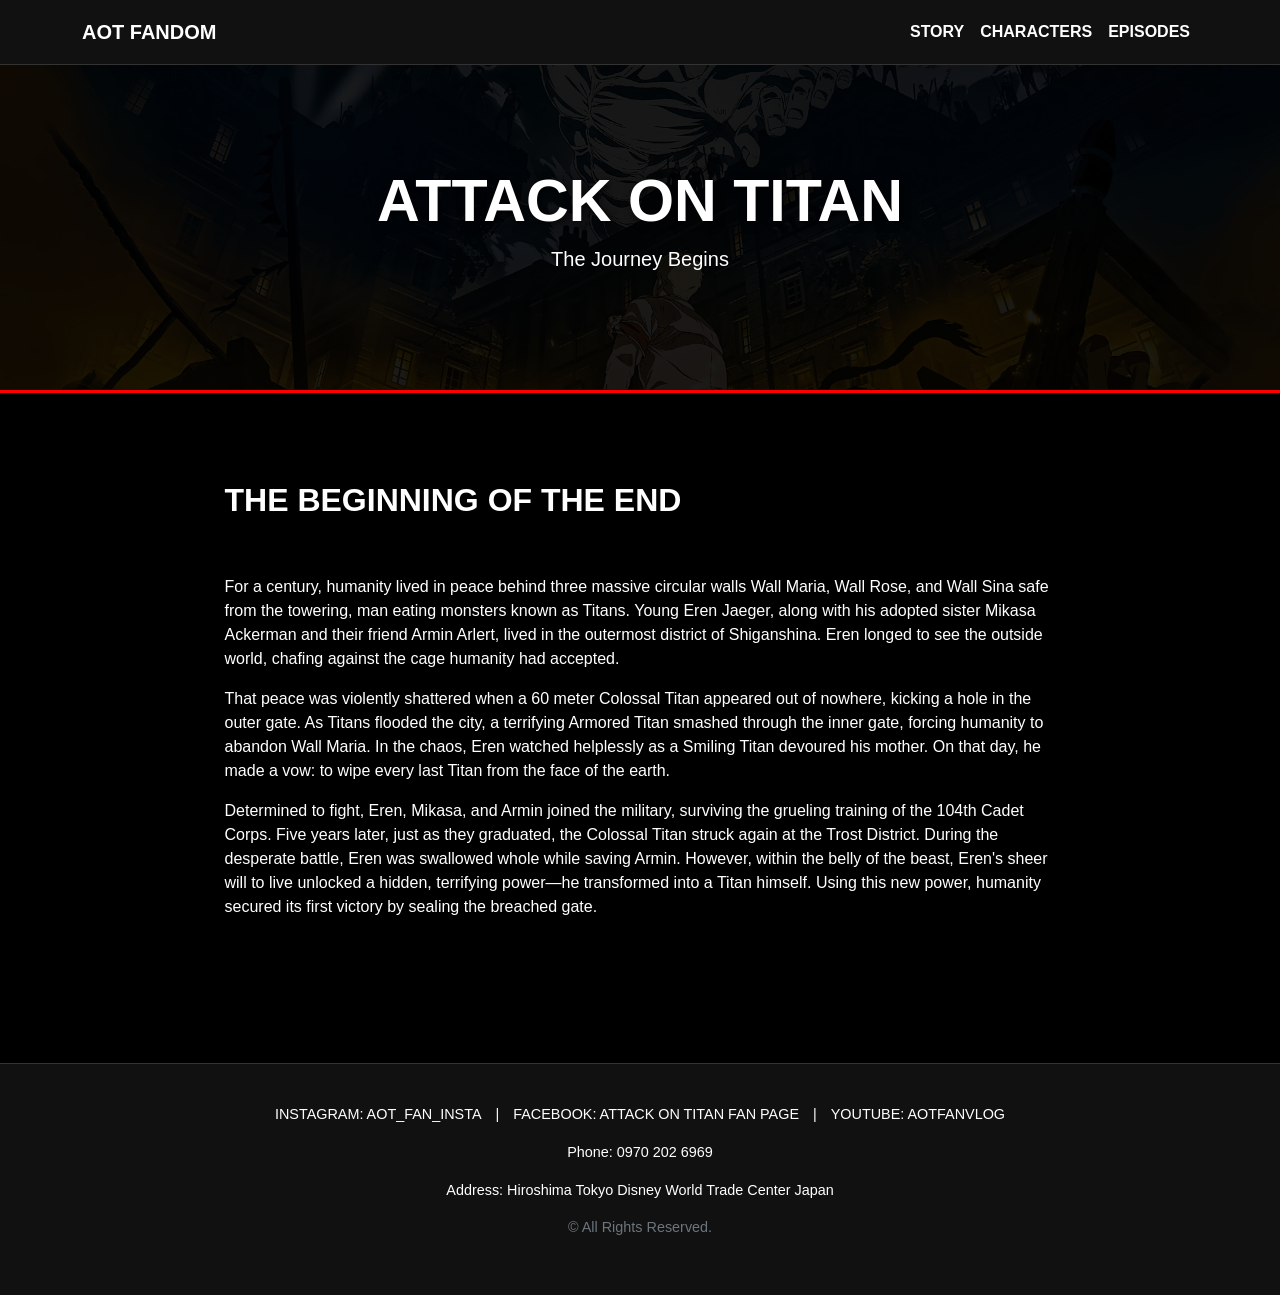
<file: index.html>
<!DOCTYPE html>
<html lang="en">
<head>
    <meta charset="UTF-8">
    <meta name="viewport" content="width=device-width, initial-scale=1.0">
    <title>AOT | Story</title>
    <link href="https://cdn.jsdelivr.net/npm/bootstrap@5.3.0/dist/css/bootstrap.min.css" rel="stylesheet">
    <link rel="stylesheet" href="style.css">
</head>
<body>

    <nav class="navbar navbar-expand-lg sticky-top navbar-dark">
        <div class="container">
            <a class="navbar-brand fw-bold" href="story.html">AOT FANDOM</a>
            <button class="navbar-toggler" type="button" data-bs-toggle="collapse" data-bs-target="#navbarNav">
                <span class="navbar-toggler-icon"></span>
            </button>
            <div class="collapse navbar-collapse" id="navbarNav">
                <ul class="navbar-nav ms-auto">
                    <li class="nav-item"><a class="nav-link" href="index.html">STORY</a></li>
                    <li class="nav-item"><a class="nav-link" href="2nd_page.html">CHARACTERS</a></li>
                    <li class="nav-item"><a class="nav-link" href="3rd_page.html">EPISODES</a></li>
                </ul>
            </div>
        </div>
    </nav>

    <header class="hero-header text-white">
        <div class="container">
            <h1>Attack on Titan</h1>
            <p class="lead">The Journey Begins</p>
        </div>
    </header>

    <main class="container py-5">
        <div class="row justify-content-center">
            <div class="col-lg-9">
                <h2>The Beginning of the End</h2>
                <br>
                <br>
                <p>For a century, humanity lived in peace behind three massive circular walls Wall Maria, Wall Rose, and Wall Sina safe from the towering, man eating monsters known as Titans. Young Eren Jaeger, along with his adopted sister Mikasa Ackerman and their friend Armin Arlert, lived in the outermost district of Shiganshina. Eren longed to see the outside world, chafing against the cage humanity had accepted.</p>
                <p>That peace was violently shattered when a 60 meter Colossal Titan appeared out of nowhere, kicking a hole in the outer gate. As Titans flooded the city, a terrifying Armored Titan smashed through the inner gate, forcing humanity to abandon Wall Maria. In the chaos, Eren watched helplessly as a Smiling Titan devoured his mother. On that day, he made a vow: to wipe every last Titan from the face of the earth.</p>
                <p>Determined to fight, Eren, Mikasa, and Armin joined the military, surviving the grueling training of the 104th Cadet Corps. Five years later, just as they graduated, the Colossal Titan struck again at the Trost District. During the desperate battle, Eren was swallowed whole while saving Armin. However, within the belly of the beast, Eren's sheer will to live unlocked a hidden, terrifying power—he transformed into a Titan himself. Using this new power, humanity secured its first victory by sealing the breached gate.</p>
            </div>
        </div>
    </main>

    <footer>
        <div class="container">
            <div class="mb-3">
                <a href="#" class="footer-link">INSTAGRAM: AOT_FAN_INSTA</a> | 
                <a href="#" class="footer-link">FACEBOOK: ATTACK ON TITAN FAN PAGE</a> | 
                <a href="#" class="footer-link">YOUTUBE: AOTFANVLOG</a>
            </div>
            <p>Phone: 0970 202 6969</p>
            <p>Address: Hiroshima Tokyo Disney World Trade Center Japan</p>
            <p class="mt-3 text-secondary">© All Rights Reserved.</p>
        </div>
    </footer>

    <script src="https://cdn.jsdelivr.net/npm/bootstrap@5.3.0/dist/js/bootstrap.bundle.min.js"></script>

</body>
</html>
</file>
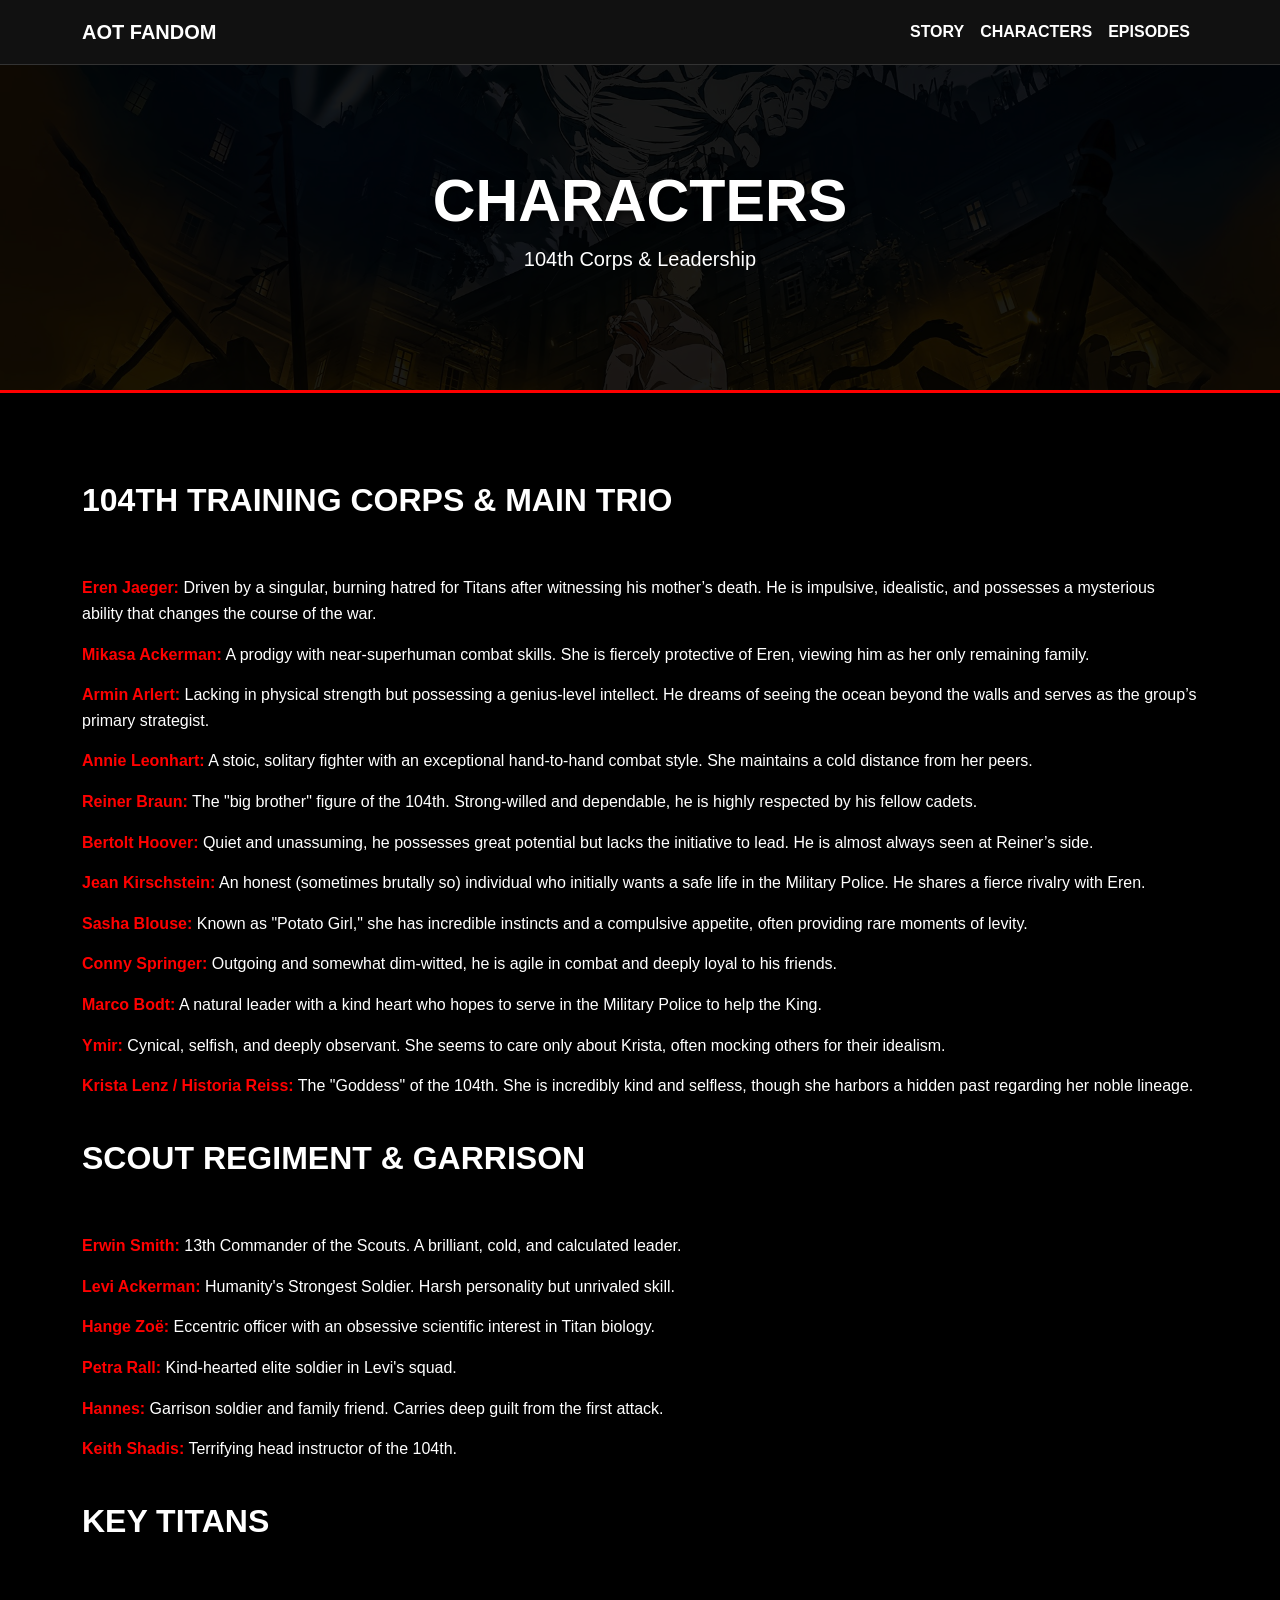
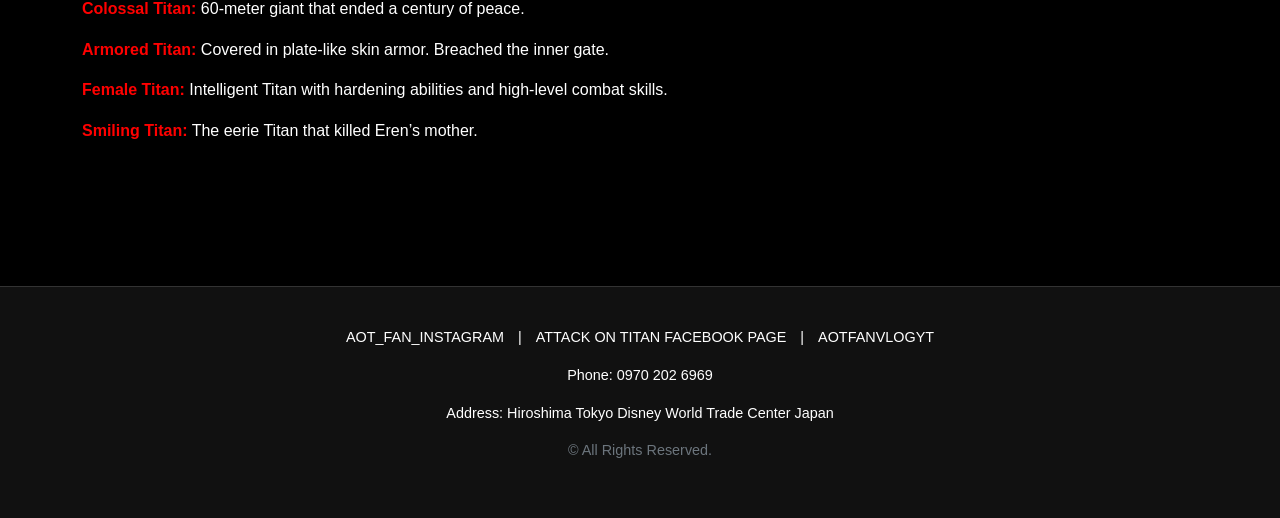
<file: 2nd_page.html>
<!DOCTYPE html>
<html lang="en">
<head>
    <meta charset="UTF-8">
    <meta name="viewport" content="width=device-width, initial-scale=1.0">
    <title>AOT | Characters</title>
    <link href="https://cdn.jsdelivr.net/npm/bootstrap@5.3.0/dist/css/bootstrap.min.css" rel="stylesheet">
    <link rel="stylesheet" href="style.css">
</head>
<body>

    <nav class="navbar navbar-expand-lg sticky-top navbar-dark">
        <div class="container">
            <a class="navbar-brand fw-bold" href="story.html">AOT FANDOM</a>
            <button class="navbar-toggler" type="button" data-bs-toggle="collapse" data-bs-target="#navbarNav">
                <span class="navbar-toggler-icon"></span>
            </button>
            <div class="collapse navbar-collapse" id="navbarNav">
                <ul class="navbar-nav ms-auto">
                    <li class="nav-item"><a class="nav-link" href="index.html">STORY</a></li>
                    <li class="nav-item"><a class="nav-link" href="2nd_page.html">CHARACTERS</a></li>
                    <li class="nav-item"><a class="nav-link" href="3rd_page.html">EPISODES</a></li>
                </ul>
            </div>
        </div>
    </nav>

    <header class="hero-header text-white">
        <div class="container">
            <h1>Characters</h1>
            <p class="lead">104th Corps & Leadership</p>
        </div>
    </header>

    <main class="container py-5 content-section">
        <h2>104th Training Corps & Main Trio</h2>
        <br>
        <br>
        <div class="text-item"><span class="text-label">Eren Jaeger:</span> Driven by a singular, burning hatred for Titans after witnessing his mother’s death. He is impulsive, idealistic, and possesses a mysterious ability that changes the course of the war.</div>
        <div class="text-item"><span class="text-label">Mikasa Ackerman:</span> A prodigy with near-superhuman combat skills. She is fiercely protective of Eren, viewing him as her only remaining family.</div>
        <div class="text-item"><span class="text-label">Armin Arlert:</span> Lacking in physical strength but possessing a genius-level intellect. He dreams of seeing the ocean beyond the walls and serves as the group’s primary strategist.</div>
        <div class="text-item"><span class="text-label">Annie Leonhart:</span> A stoic, solitary fighter with an exceptional hand-to-hand combat style. She maintains a cold distance from her peers.</div>
        <div class="text-item"><span class="text-label">Reiner Braun:</span> The "big brother" figure of the 104th. Strong-willed and dependable, he is highly respected by his fellow cadets.</div>
        <div class="text-item"><span class="text-label">Bertolt Hoover:</span> Quiet and unassuming, he possesses great potential but lacks the initiative to lead. He is almost always seen at Reiner’s side.</div>
        <div class="text-item"><span class="text-label">Jean Kirschstein:</span> An honest (sometimes brutally so) individual who initially wants a safe life in the Military Police. He shares a fierce rivalry with Eren.</div>
        <div class="text-item"><span class="text-label">Sasha Blouse:</span> Known as "Potato Girl," she has incredible instincts and a compulsive appetite, often providing rare moments of levity.</div>
        <div class="text-item"><span class="text-label">Conny Springer:</span> Outgoing and somewhat dim-witted, he is agile in combat and deeply loyal to his friends.</div>
        <div class="text-item"><span class="text-label">Marco Bodt:</span> A natural leader with a kind heart who hopes to serve in the Military Police to help the King.</div>
        <div class="text-item"><span class="text-label">Ymir:</span> Cynical, selfish, and deeply observant. She seems to care only about Krista, often mocking others for their idealism.</div>
        <div class="text-item"><span class="text-label">Krista Lenz / Historia Reiss:</span> The "Goddess" of the 104th. She is incredibly kind and selfless, though she harbors a hidden past regarding her noble lineage.</div>

        <h2>Scout Regiment & Garrison</h2>
        <br>
        <br>
        <div class="text-item"><span class="text-label">Erwin Smith:</span> 13th Commander of the Scouts. A brilliant, cold, and calculated leader.</div>
        <div class="text-item"><span class="text-label">Levi Ackerman:</span> Humanity's Strongest Soldier. Harsh personality but unrivaled skill.</div>
        <div class="text-item"><span class="text-label">Hange Zoë:</span> Eccentric officer with an obsessive scientific interest in Titan biology.</div>
        <div class="text-item"><span class="text-label">Petra Rall:</span> Kind-hearted elite soldier in Levi's squad.</div>
        <div class="text-item"><span class="text-label">Hannes:</span> Garrison soldier and family friend. Carries deep guilt from the first attack.</div>
        <div class="text-item"><span class="text-label">Keith Shadis:</span> Terrifying head instructor of the 104th.</div>

        <h2>Key Titans</h2>
        <br>
        <br>
        <div class="text-item"><span class="text-label">Colossal Titan:</span> 60-meter giant that ended a century of peace.</div>
        <div class="text-item"><span class="text-label">Armored Titan:</span> Covered in plate-like skin armor. Breached the inner gate.</div>
        <div class="text-item"><span class="text-label">Female Titan:</span> Intelligent Titan with hardening abilities and high-level combat skills.</div>
        <div class="text-item"><span class="text-label">Smiling Titan:</span> The eerie Titan that killed Eren’s mother.</div>
    </main>

   <footer>
        <div class="container">
            <div class="mb-3">
                <a href="#" class="footer-link">AOT_FAN_INSTAGRAM</a> | 
                <a href="#" class="footer-link">ATTACK ON TITAN FACEBOOK PAGE</a> | 
                <a href="#" class="footer-link">AOTFANVLOGYT</a>
            </div>
            <p>Phone: 0970 202 6969</p>
            <p>Address: Hiroshima Tokyo Disney World Trade Center Japan</p>
            <p class="mt-3 text-secondary">© All Rights Reserved.</p>
        </div>
    </footer>

    <script src="https://cdn.jsdelivr.net/npm/bootstrap@5.3.0/dist/js/bootstrap.bundle.min.js"></script>
</body>
</html>
</file>
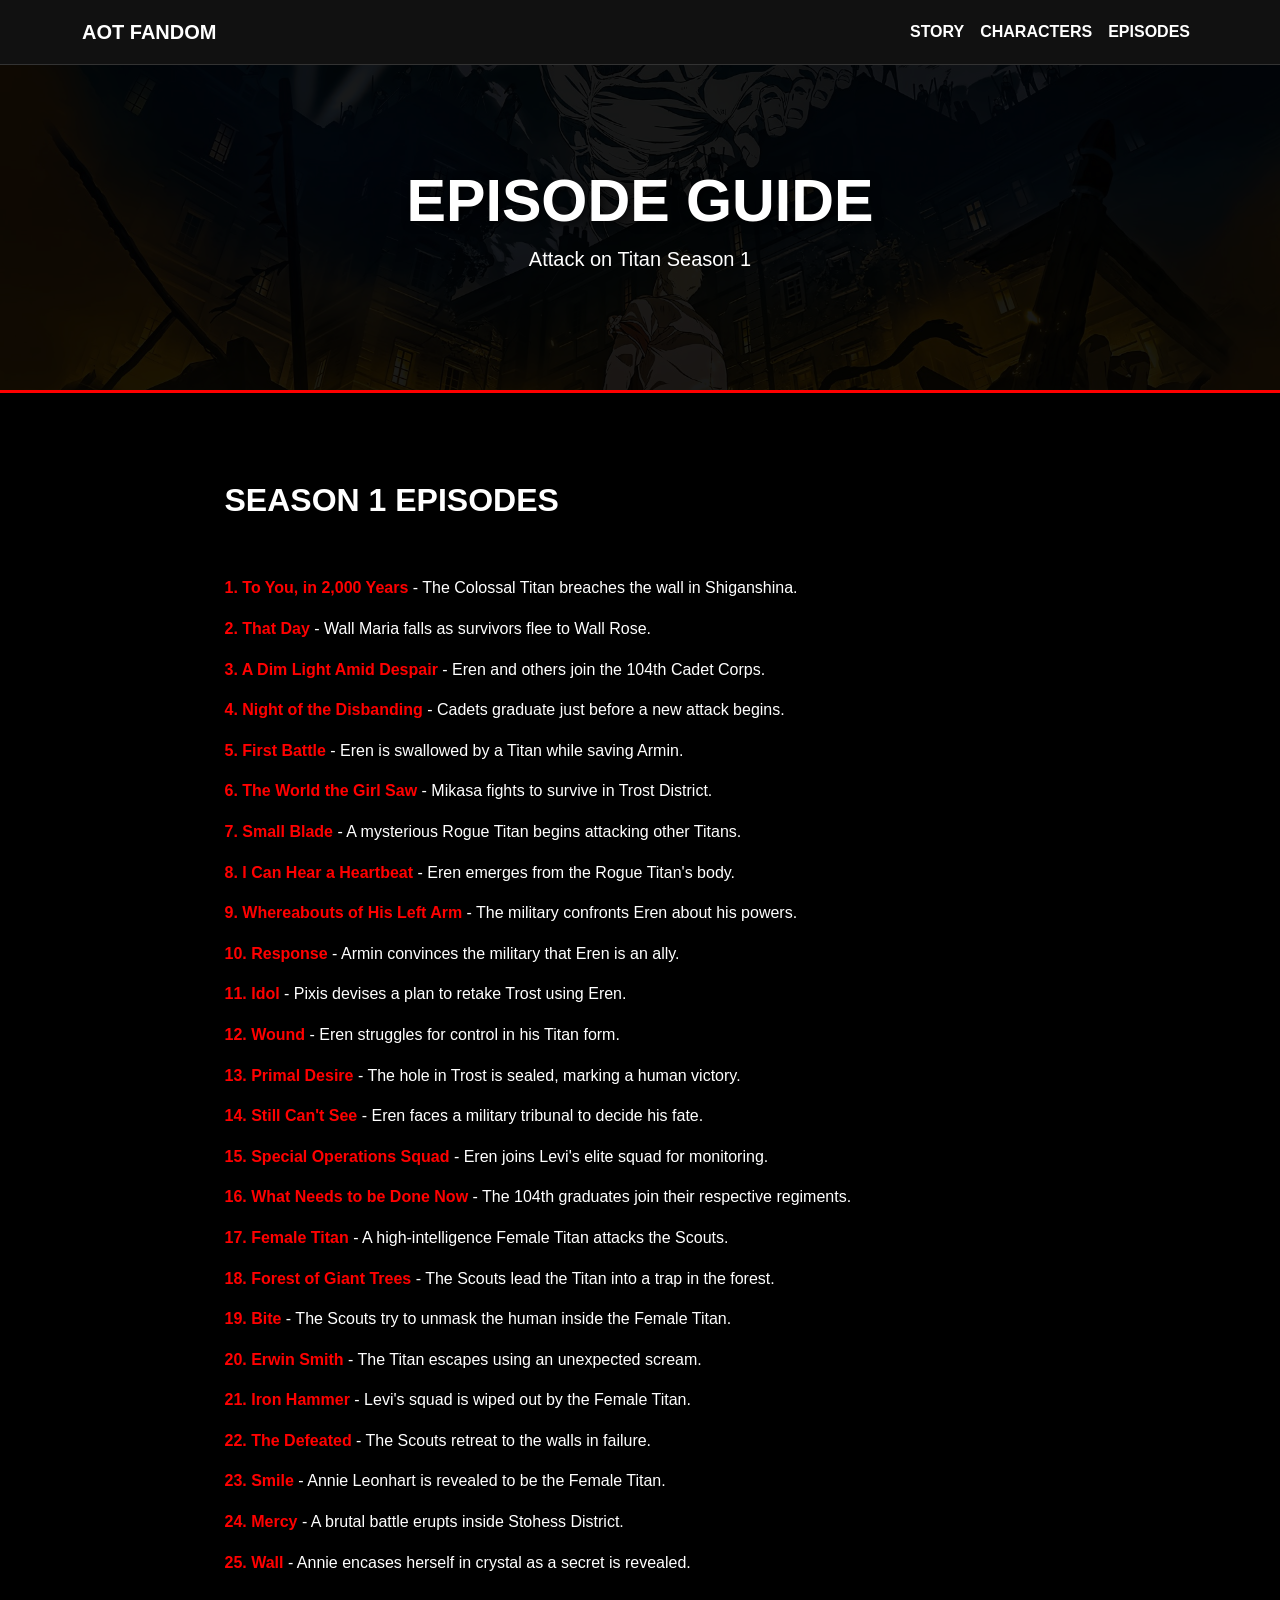
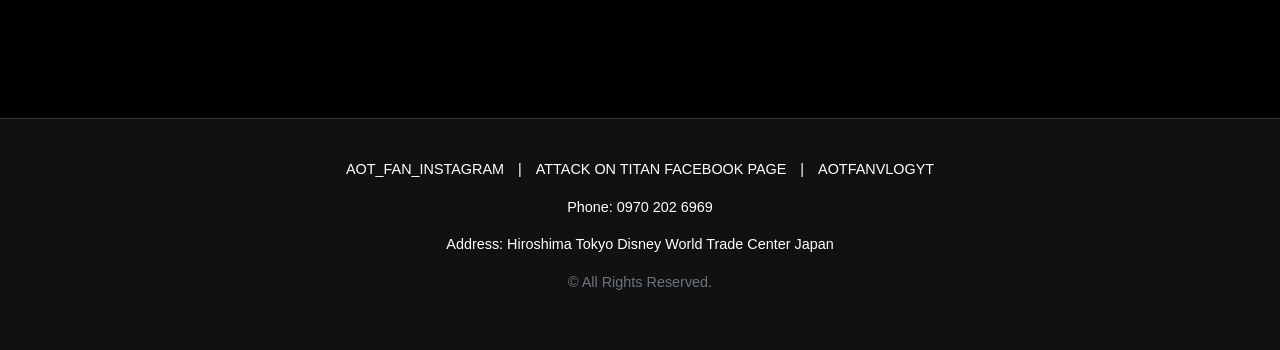
<file: 3rd_page.html>
<!DOCTYPE html>
<html lang="en">
<head>
    <meta charset="UTF-8">
    <meta name="viewport" content="width=device-width, initial-scale=1.0">
    <title>AOT | Episodes</title>
    <link href="https://cdn.jsdelivr.net/npm/bootstrap@5.3.0/dist/css/bootstrap.min.css" rel="stylesheet">
    <link rel="stylesheet" href="style.css">
</head>
<body>

    <nav class="navbar navbar-expand-lg sticky-top navbar-dark">
        <div class="container">
            <a class="navbar-brand fw-bold" href="story.html">AOT FANDOM</a>
            <button class="navbar-toggler" type="button" data-bs-toggle="collapse" data-bs-target="#navbarNav">
                <span class="navbar-toggler-icon"></span>
            </button>
            <div class="collapse navbar-collapse" id="navbarNav">
                <ul class="navbar-nav ms-auto">
                    <li class="nav-item"><a class="nav-link" href="index.html">STORY</a></li>
                    <li class="nav-item"><a class="nav-link" href="2nd_page.html">CHARACTERS</a></li>
                    <li class="nav-item"><a class="nav-link" href="3rd_page.html">EPISODES</a></li>
                </ul>
            </div>
        </div>
    </nav>

    <header class="hero-header text-white">
        <div class="container">
            <h1>Episode Guide</h1>
            <p class="lead">Attack on Titan Season 1</p>
        </div>
    </header>

    <main class="container py-5">
        <div class="row justify-content-center">
            <div class="col-lg-9">
                <h2>Season 1 Episodes</h2>
                <br>
                <br>
                <div class="text-item"><span class="text-label">1. To You, in 2,000 Years</span> - The Colossal Titan breaches the wall in Shiganshina.</div>
                <div class="text-item"><span class="text-label">2. That Day</span> - Wall Maria falls as survivors flee to Wall Rose.</div>
                <div class="text-item"><span class="text-label">3. A Dim Light Amid Despair</span> - Eren and others join the 104th Cadet Corps.</div>
                <div class="text-item"><span class="text-label">4. Night of the Disbanding</span> - Cadets graduate just before a new attack begins.</div>
                <div class="text-item"><span class="text-label">5. First Battle</span> - Eren is swallowed by a Titan while saving Armin.</div>
                <div class="text-item"><span class="text-label">6. The World the Girl Saw</span> - Mikasa fights to survive in Trost District.</div>
                <div class="text-item"><span class="text-label">7. Small Blade</span> - A mysterious Rogue Titan begins attacking other Titans.</div>
                <div class="text-item"><span class="text-label">8. I Can Hear a Heartbeat</span> - Eren emerges from the Rogue Titan's body.</div>
                <div class="text-item"><span class="text-label">9. Whereabouts of His Left Arm</span> - The military confronts Eren about his powers.</div>
                <div class="text-item"><span class="text-label">10. Response</span> - Armin convinces the military that Eren is an ally.</div>
                <div class="text-item"><span class="text-label">11. Idol</span> - Pixis devises a plan to retake Trost using Eren.</div>
                <div class="text-item"><span class="text-label">12. Wound</span> - Eren struggles for control in his Titan form.</div>
                <div class="text-item"><span class="text-label">13. Primal Desire</span> - The hole in Trost is sealed, marking a human victory.</div>
                <div class="text-item"><span class="text-label">14. Still Can't See</span> - Eren faces a military tribunal to decide his fate.</div>
                <div class="text-item"><span class="text-label">15. Special Operations Squad</span> - Eren joins Levi's elite squad for monitoring.</div>
                <div class="text-item"><span class="text-label">16. What Needs to be Done Now</span> - The 104th graduates join their respective regiments.</div>
                <div class="text-item"><span class="text-label">17. Female Titan</span> - A high-intelligence Female Titan attacks the Scouts.</div>
                <div class="text-item"><span class="text-label">18. Forest of Giant Trees</span> - The Scouts lead the Titan into a trap in the forest.</div>
                <div class="text-item"><span class="text-label">19. Bite</span> - The Scouts try to unmask the human inside the Female Titan.</div>
                <div class="text-item"><span class="text-label">20. Erwin Smith</span> - The Titan escapes using an unexpected scream.</div>
                <div class="text-item"><span class="text-label">21. Iron Hammer</span> - Levi's squad is wiped out by the Female Titan.</div>
                <div class="text-item"><span class="text-label">22. The Defeated</span> - The Scouts retreat to the walls in failure.</div>
                <div class="text-item"><span class="text-label">23. Smile</span> - Annie Leonhart is revealed to be the Female Titan.</div>
                <div class="text-item"><span class="text-label">24. Mercy</span> - A brutal battle erupts inside Stohess District.</div>
                <div class="text-item"><span class="text-label">25. Wall</span> - Annie encases herself in crystal as a secret is revealed.</div>
            </div>
        </div>
    </main>

    <footer>
        <div class="container">
            <div class="mb-3">
                <a href="#" class="footer-link">AOT_FAN_INSTAGRAM</a> | 
                <a href="#" class="footer-link">ATTACK ON TITAN FACEBOOK PAGE</a> | 
                <a href="#" class="footer-link">AOTFANVLOGYT</a>
            </div>
            <p>Phone: 0970 202 6969</p>
            <p>Address: Hiroshima Tokyo Disney World Trade Center Japan</p>
            <p class="mt-3 text-secondary">© All Rights Reserved.</p>
        </div>
    </footer>

    <script src="https://cdn.jsdelivr.net/npm/bootstrap@5.3.0/dist/js/bootstrap.bundle.min.js"></script>
</body>
</html>
</file>
<file: style.css>
body {
    background-color: #000000;
    color: #ffffff;
    font-family: 'Segoe UI', Arial, sans-serif;
    overflow-x: hidden;
}


.navbar {
    background-color: #111111;
    border-bottom: 1px solid #333333;
}

.navbar-toggler {
    border-color: rgba(255, 255, 255, 0.5) !important;
}

.nav-link {
    color: #ffffff !important;
    text-align: center;
    font-weight: bold;
    padding: 12px 0;
}

.nav-link:hover {
    color: #ff0000 !important;
}


.hero-header {
    background-color: #1a1a1a;
    background-image: url('AOT_BACKGROUND.jpg');
    background-size: cover;
    background-position: center;
    background-blend-mode: multiply;
    padding: 100px 15px;
    text-align: center;
    border-bottom: 3px solid #ff0000;
}

.hero-header h1 {
    font-size: calc(2.5rem + 1.5vw);
    font-weight: 900;
    text-transform: uppercase;
    text-shadow: 2px 2px 10px rgba(0,0,0,0.8);
}


h2 {
    color: #ffffff;
    text-transform: uppercase;
    font-weight: 800;
    margin-top: 40px;
}

.text-item {
    margin-bottom: 15px;
    line-height: 1.6;
}

.text-label {
    font-weight: bold;
    color: #ff0000;
}


footer {
    background-color: #111111;
    padding: 40px 15px;
    margin-top: 80px;
    border-top: 1px solid #333333;
    text-align: center;
    font-size: 0.9rem;
}

.footer-link {
    color: #ffffff;
    text-decoration: none;
    margin: 0 10px;
}

.footer-link:hover {
    color: #ff0000;
}
</file>
